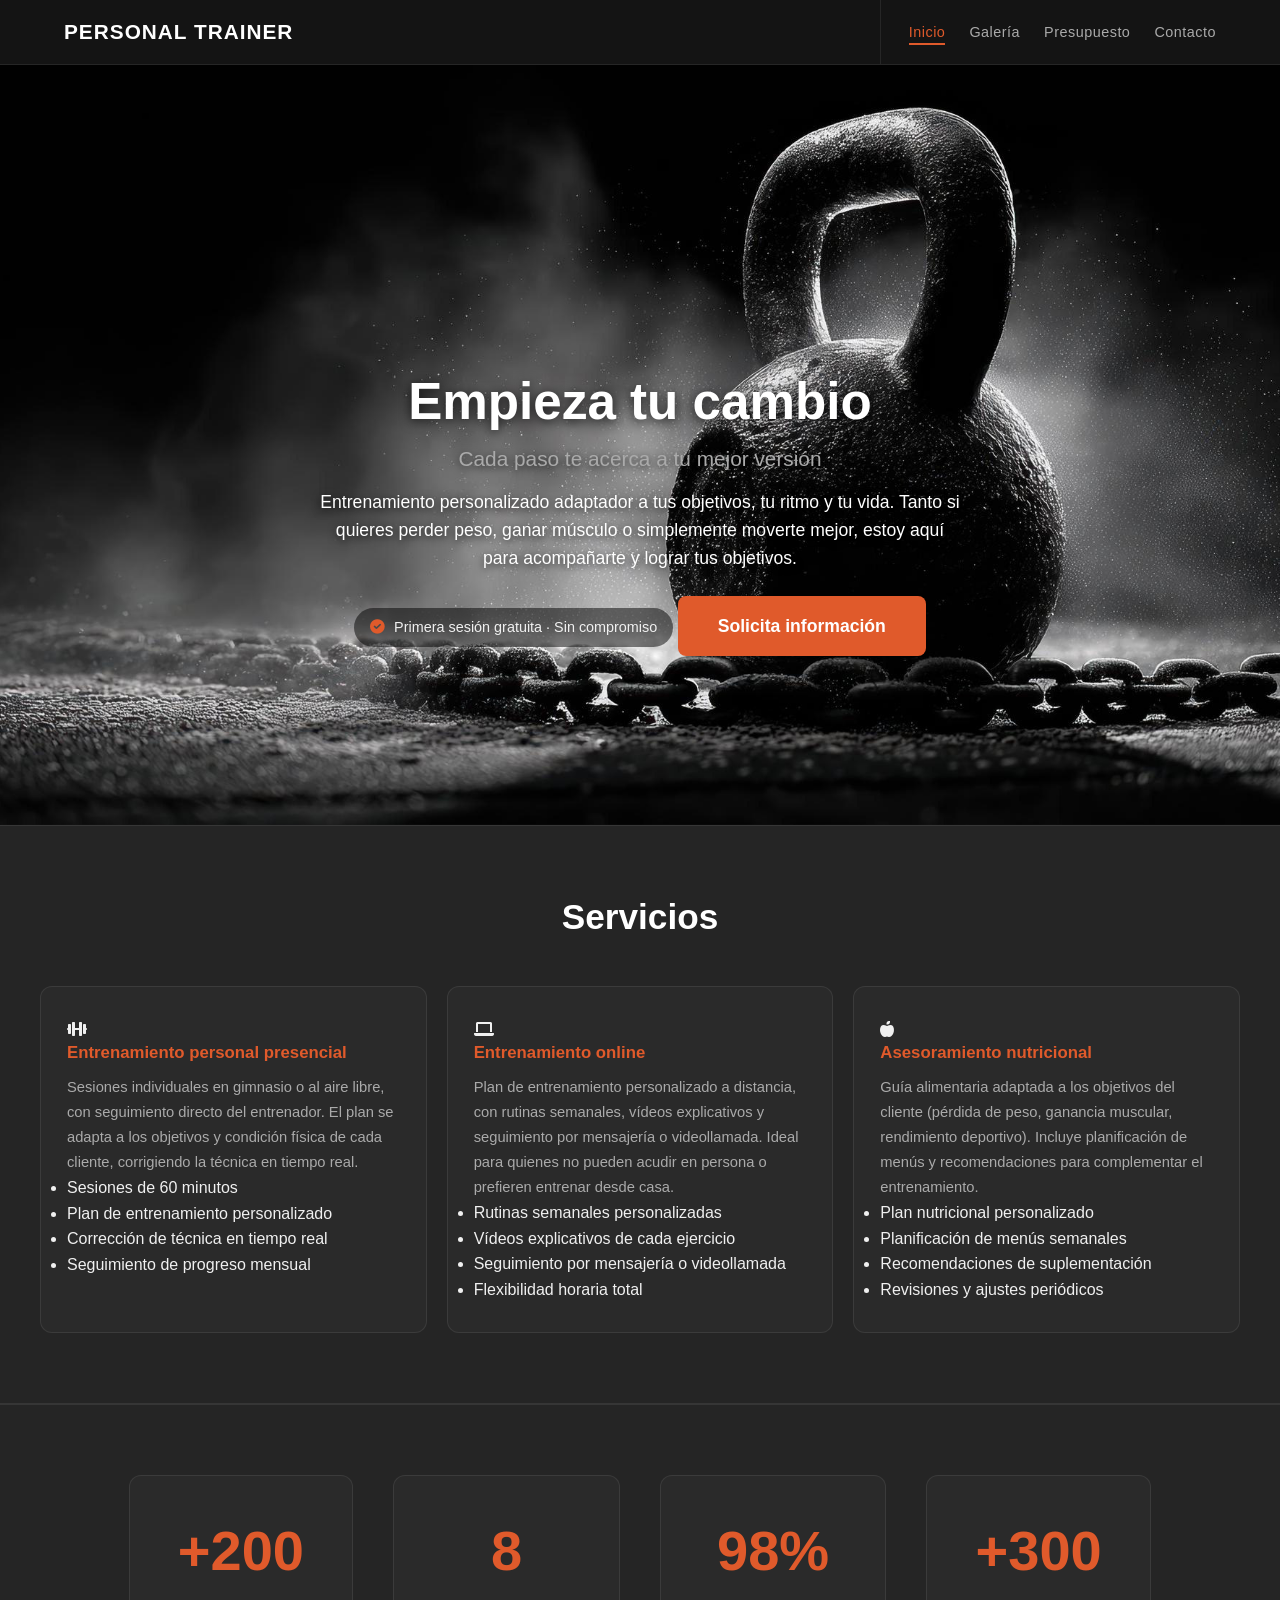
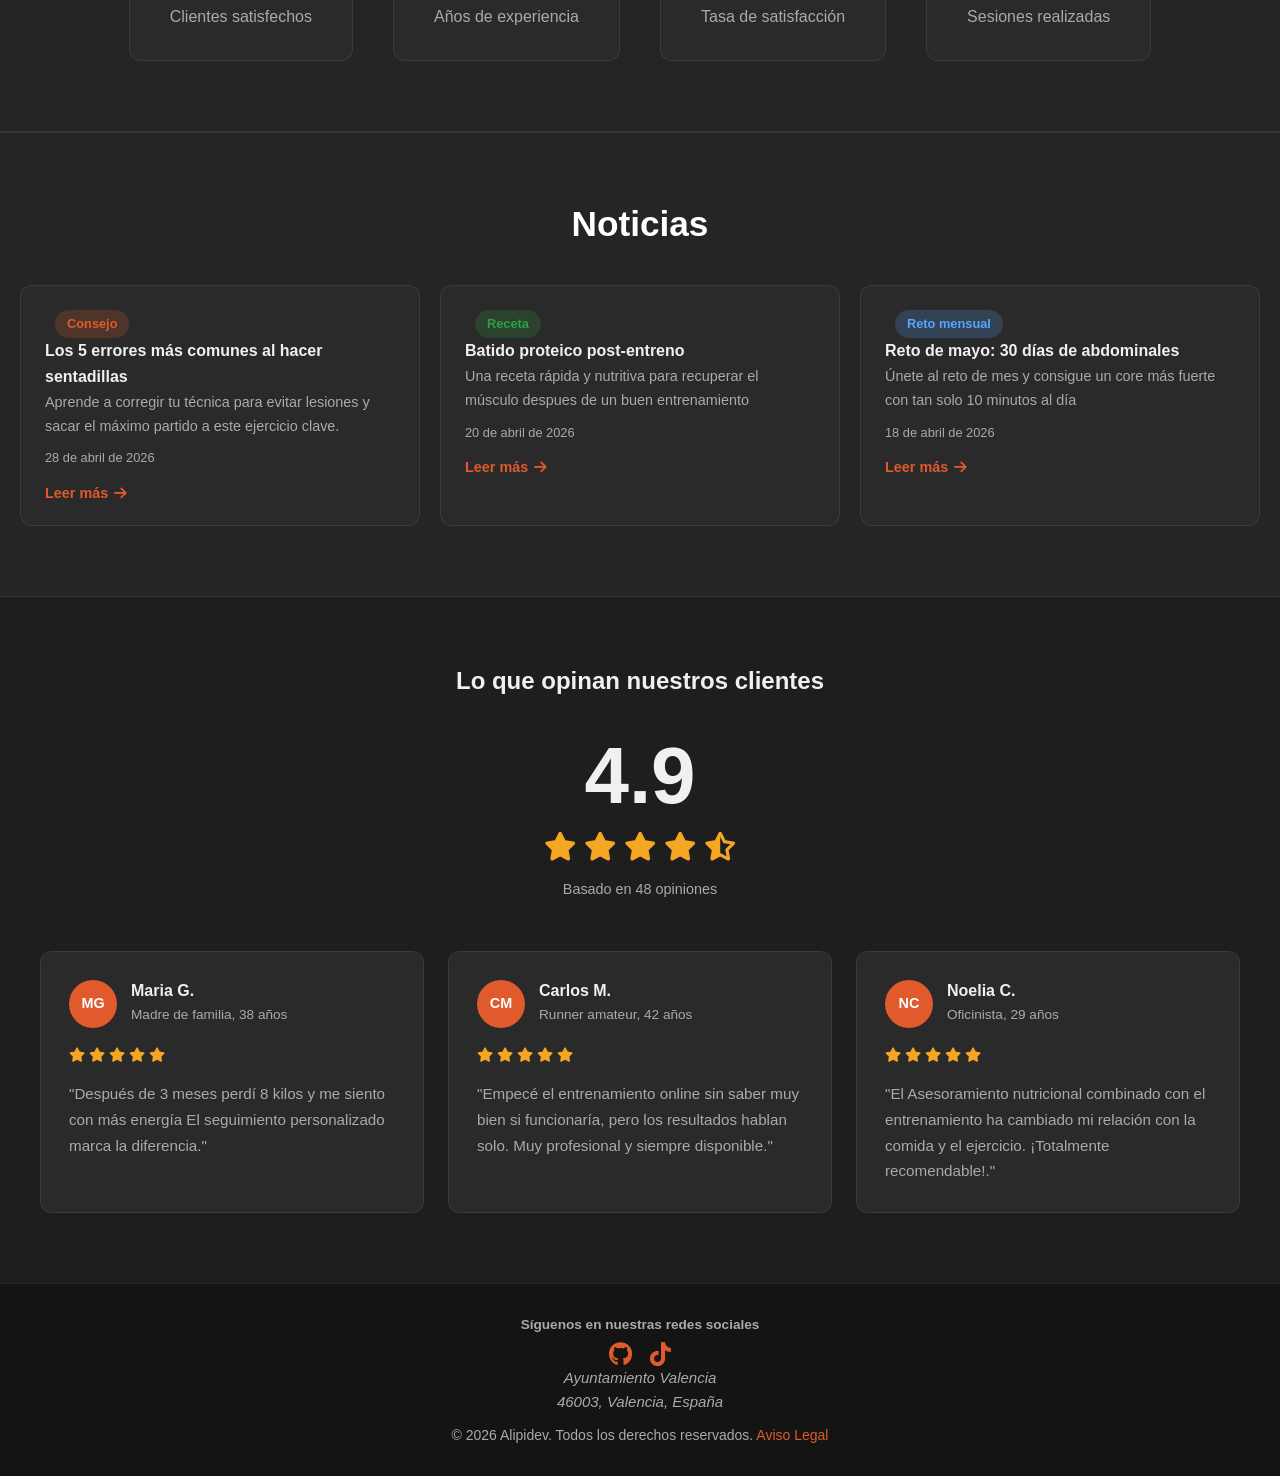
<file: index.html>
<!DOCTYPE html>
<html lang="es">
<head>
    <meta charset="UTF-8">
    <meta name="viewport" content="width=device-width, initial-scale=1.0">
    <!-- Cargamos el CSS -->
    <link rel="stylesheet" href="css/styles.css">
    <!-- Cargamos los iconos de las redes sociales -->
    <link rel="stylesheet" href="https://cdnjs.cloudflare.com/ajax/libs/font-awesome/6.0.0/css/all.min.css">
    <title>Personal Trainer Alina</title>
</head>
<body>
    <header class="site-header">
        <!-- Encabezado de la página web -->
         <div class="header-inner">
            <div class="logo">
                <h1>
                    <a href="index.html" class="logo-text">
                        PERSONAL TRAINER 
                    </a>
                </h1>
            </div>
            <!-- Navegador -->
          <nav class="navbar">
            <ul>
                <li><a href="index.html" class="active">Inicio</a></li>
                <li><a href="views/galeria.html">Galería</a></li>
                <li><a href="views/presupuesto.html">Presupuesto</a></li>
                <li><a href="views/contacto.html">Contacto</a></li>
            </ul>
          </nav>
    
          <!-- Botón hamburguesa, solo visible en móvil -->
           <button class="btn-hamburguesa" id="btn-hamburguesa">
            <span></span>
            <span></span>
            <span></span>
           </button>
         </div>
    
         
    </header>

     <main>
        <!-- Primera sección -->
         <section class="hero" id="hero">
            <div class="hero-image">
                <img src="assets/fondo_inicial.png" alt="Fondo principal" class="fondo_inicial" width="2000" height="1121">
            </div>
            <div class="hero-text">
                <h2>Empieza tu cambio</h2>
                <h3>Cada paso te acerca a tu mejor versión</h3>
                <p>Entrenamiento personalizado adaptador a tus objetivos, tu ritmo y tu vida.
                    Tanto si quieres perder peso, ganar músculo o simplemente moverte mejor,
                    estoy aquí para acompañarte y lograr tus objetivos.
                </p>
                <div class="badge-garantia">
                    <i class="fa-solid fa-circle-check"></i> Primera sesi&oacute;n gratuita · Sin compromiso
                </div>
                <a href="views/presupuesto.html" class="btn-cta">Solicita información</a>
            </div>
         </section>

         <!-- Segunda sección servicios prestados-->
          <section class="section-services" id="section-services">
            <h2>Servicios</h2>
                <div class="div-services">
                    <div class="grid-services">
                        <article class="item-services">
                            <i class="fa-solid fa-dumbbell"></i>
                            <h3>Entrenamiento personal presencial</h3>
                            <p>Sesiones individuales en gimnasio o al aire libre, con seguimiento directo del entrenador. 
                                El plan se adapta a los objetivos y condición física de cada cliente, corrigiendo la técnica en tiempo real.</p>
                            <ul>
                                <li>Sesiones de 60 minutos</li>
                                <li>Plan de entrenamiento personalizado</li>
                                <li>Corrección de técnica en tiempo real</li>
                                <li>Seguimiento de progreso mensual</li>
                            </ul>
                        </article>
                        <article class="item-services">
                            <i class="fa-solid fa-laptop"></i>
                            <h3>Entrenamiento online</h3>
                            <p>Plan de entrenamiento personalizado a distancia, con rutinas semanales, vídeos explicativos y seguimiento por mensajería
                                 o videollamada. Ideal para quienes no pueden acudir en persona o prefieren entrenar desde casa.</p>
                            <ul>
                                <li>Rutinas semanales personalizadas</li>
                                <li>Vídeos explicativos de cada ejercicio</li>
                                <li>Seguimiento por mensajería o videollamada</li>
                                <li>Flexibilidad horaria total</li>
                            </ul>
                        </article>
                        <article class="item-services">
                            <i class="fa-solid fa-apple-whole"></i>
                            <h3>Asesoramiento nutricional</h3>
                            <p>Guía alimentaria adaptada a los objetivos del cliente (pérdida de peso, ganancia muscular, rendimiento deportivo). 
                                Incluye planificación de menús y recomendaciones para complementar el entrenamiento.</p>
                            <ul>
                                <li>Plan nutricional personalizado</li>
                                <li>Planificación de menús semanales</li>
                                <li>Recomendaciones de suplementación</li>
                                <li>Revisiones y ajustes periódicos</li>
                            </ul>
                        </article>
                    </div>
                </div>

          </section>

          <!-- Sección de números de impacto -->
           <div class="section-stats">
                <div class="grid-stats">
                    <div class="stat-item">
                        <span class="stat-numero">+200</span>
                        <span class="stat-label">Clientes satisfechos</span>
                    </div>
                    <div class="stat-item">
                        <span class="stat-numero">8</span>
                        <span class="stat-label">Años de experiencia</span>
                    </div>
                    <div class="stat-item">
                        <span class="stat-numero">98%</span>
                        <span class="stat-label">Tasa de satisfacción</span>
                    </div>
                    <div class="stat-item">
                        <span class="stat-numero">+300</span>
                        <span class="stat-label">Sesiones realizadas</span>
                    </div>
                </div>
           </div>

          <!-- Tercera sección noticias por JSON -->
           <section class="noticias-json" id="noticias-json">
                <h2>Noticias</h2>
           </section>

           <!-- Cuarta sección de testimonios -->
            <section class="testimonios" id="testimonios">
                <h2>Lo que opinan nuestros clientes</h2>

                <!-- Media de valoración -->

                <div class="valoracion-media">
                    <span class="valoracion-numero">4.9</span>
                    <div class="valoracion-estrellas">
                        <i class="fa-solid fa-star"></i>
                        <i class="fa-solid fa-star"></i>
                        <i class="fa-solid fa-star"></i>
                        <i class="fa-solid fa-star"></i>
                        <i class="fa-solid fa-star-half-stroke"></i>
                    </div>
                    <span class="valoracion-texto">Basado en 48 opiniones</span>
                </div>

                <!-- Tarjetas de testimonios -->
                <div class="grid-testimonios">
                    <article class="card-testimonio">
                        <div class="testimonio-header">
                            <div class="testimonio-avatar">MG</div>
                            <div>
                                <h3>Maria G.</h3>
                                <span class="testimonio-perfil">Madre de familia, 38 años</span>
                            </div>
                        </div>
                        <div class="testimonio-estrellas">
                            <i class="fa-solid fa-star"></i>
                            <i class="fa-solid fa-star"></i>
                            <i class="fa-solid fa-star"></i>
                            <i class="fa-solid fa-star"></i>
                            <i class="fa-solid fa-star"></i>
                        </div>
                        <p>"Después de 3 meses perdí 8 kilos y me siento con más energía 
                            El seguimiento personalizado marca la diferencia."
                        </p>
                    </article>

                    <article class="card-testimonio">
                        <div class="testimonio-header">
                            <div class="testimonio-avatar">CM</div>
                            <div>
                                <h3>Carlos M.</h3>
                                <span class="testimonio-perfil">Runner amateur, 42 años</span>
                            </div>
                        </div>
                        <div class="testimonio-estrellas">
                            <i class="fa-solid fa-star"></i>
                            <i class="fa-solid fa-star"></i>
                            <i class="fa-solid fa-star"></i>
                            <i class="fa-solid fa-star"></i>
                            <i class="fa-solid fa-star"></i>
                        </div>
                        <p>"Empecé el entrenamiento online sin saber muy bien si funcionaría,
                            pero los resultados hablan solo. Muy profesional y siempre disponible."
                        </p>
                    </article>

                    <article class="card-testimonio">
                        <div class="testimonio-header">
                            <div class="testimonio-avatar">NC</div>
                            <div>
                                <h3>Noelia C.</h3>
                                <span class="testimonio-perfil">Oficinista, 29 años</span>
                            </div>
                        </div>
                        <div class="testimonio-estrellas">
                            <i class="fa-solid fa-star"></i>
                            <i class="fa-solid fa-star"></i>
                            <i class="fa-solid fa-star"></i>
                            <i class="fa-solid fa-star"></i>
                            <i class="fa-solid fa-star"></i>
                        </div>
                        <p>"El Asesoramiento nutricional combinado con el entrenamiento ha cambiado mi 
                            relación con la comida y el ejercicio. ¡Totalmente recomendable!."
                        </p>
                    </article>
                </div>

            </section>

            <!-- Modal de noticias -->
            <div class="modal-overlay" id="modal-overlay">
                <div class="modal">
                    <button class="modal-cerrar" id="modal-cerrar">
                        <i class="fa-solid fa-xmark"></i>
                    </button>
                    <span class="tag" id="modal-tag"></span>
                    <span id="modal-titulo"></span>
                    <span class="noticia-fecha" id="modal-fecha"></span>
                    <p id="modal-contenido"></p>
                </div>
            </div>
     </main>

      <!-- Footer -->
      <footer class="site-footer">
        <h4>Síguenos en nuestras redes sociales</h4>
            <div class="social-iconos">
                <a href="https://github.com/alipidev" target="_blank" aria-label="GitHub">
                    <i class="fa-brands fa-github">
                        
                    </i>
                </a>
                <a href="https://tiktok.com" target="_blank" aria-label="TikTok">
                    <i class="fa-brands fa-tiktok"></i>
                </a>
            </div>
            <div class="footer-address">
                <address>
                    Ayuntamiento Valencia
                    <br>
                    46003, Valencia, España
                </address>
            </div>
        <div class="footer-content">
            <p>© 2026 Alipidev. Todos los derechos reservados. 
            <a href="views/aviso-legal.html">Aviso Legal</a>
            </p>
        </div>
    </footer>
    <!-- Cargamos el script -->
     <script src="js/components.js"></script>
</body>
</html>
</file>
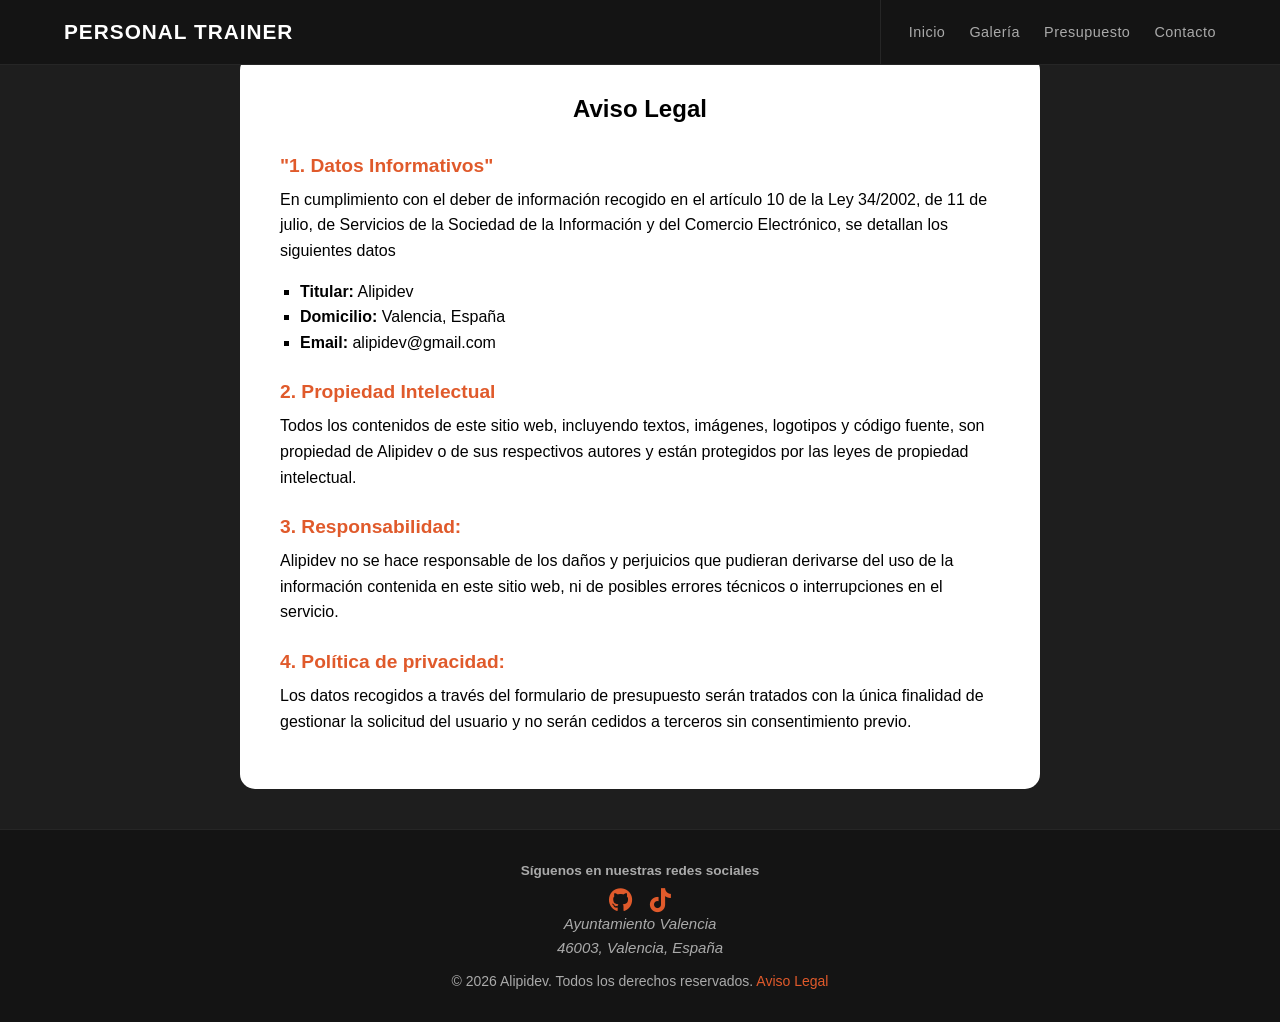
<file: views/aviso-legal.html>
<!DOCTYPE html>
<html lang="es">
<head>
    <meta charset="UTF-8">
    <meta name="viewport" content="width=device-width, initial-scale=1.0">
    <link rel="stylesheet" href="../css/styles.css">
    <link rel="stylesheet" href="https://cdnjs.cloudflare.com/ajax/libs/font-awesome/6.0.0/css/all.min.css">
    <title>Aviso Legal</title>
</head>
<body>
    <header class="site-header">
        <!-- Encabezado de la página web -->
         <div class="header-inner">
            <div class="logo">
                <h1>
                    <a href="../index.html" class="logo-text">
                        PERSONAL TRAINER 
                    </a>
                </h1>
            </div>
            <!-- Navegador -->
          <nav class="navbar">
            <ul>
                <li><a href="../index.html">Inicio</a></li>
                <li><a href="galeria.html">Galería</a></li>
                <li><a href="presupuesto.html">Presupuesto</a></li>
                <li><a href="contacto.html">Contacto</a></li>
            </ul>
          </nav>
    
          <!-- Botón hamburguesa, solo visible en móvil -->
           <button class="btn-hamburguesa" id="btn-hamburguesa">
            <span></span>
            <span></span>
            <span></span>
           </button>
         </div>
    
         
    </header>

     <main>
        <!-- Contenido del aviso legal -->
        <section class="legal-container">
            <h2>Aviso Legal</h2>
            <article class="legal-content">
                <h3>"1. Datos Informativos"</h3>
                <p>En cumplimiento con el deber de información recogido en el artículo 10 de la Ley 34/2002, de 11 de julio, de Servicios de la Sociedad de la Información y del Comercio Electrónico, se detallan los siguientes datos</p>
                <ul>
                    <li>
                        <span class="texto-negrita">Titular:</span> Alipidev
                    </li>
                    <li>
                        <span class="texto-negrita">Domicilio: </span> Valencia, España
                    </li>
                    <li>
                        <span class="texto-negrita">Email:</span> alipidev@gmail.com
                    </li>
                </ul>
                <h3>2. Propiedad Intelectual</h3>
                <p>Todos los contenidos de este sitio web, incluyendo textos, imágenes, logotipos y código fuente, son propiedad de Alipidev o de sus respectivos autores y están protegidos por las leyes de propiedad intelectual.</p>
                <h3>3. Responsabilidad:</h3>
                <p>Alipidev no se hace responsable de los daños y perjuicios que pudieran derivarse del uso de la información contenida en este sitio web, ni de posibles errores técnicos o interrupciones en el servicio.</p>
                <h3>4. Política de privacidad:</h3>
                <p>Los datos recogidos a través del formulario de presupuesto serán tratados con la única finalidad de gestionar la solicitud del usuario y no serán cedidos a terceros sin consentimiento previo.</p>
            </article>
        </section>

     </main>

     <!-- Footer -->
     <footer class="site-footer">
        <h4>Síguenos en nuestras redes sociales</h4>
            <div class="social-iconos">
                <a href="https://github.com/alipidev" target="_blank" aria-label="GitHub">
                    <i class="fa-brands fa-github">
                        
                    </i>
                </a>
                <a href="https://tiktok.com" target="_blank" aria-label="TikTok">
                    <i class="fa-brands fa-tiktok"></i>
                </a>
            </div>
            <div class="footer-address">
                <address>
                    Ayuntamiento Valencia
                    <br>
                    46003, Valencia, España
                </address>
            </div>
        <div class="footer-content">
            <p>© 2026 Alipidev. Todos los derechos reservados. 
            <a href="aviso-legal.html">Aviso Legal</a>
            </p>
        </div>
    </footer>
      <!-- Cargamos el script -->
       <script src="../js/components.js"></script>
    
</body>
</html>
</file>
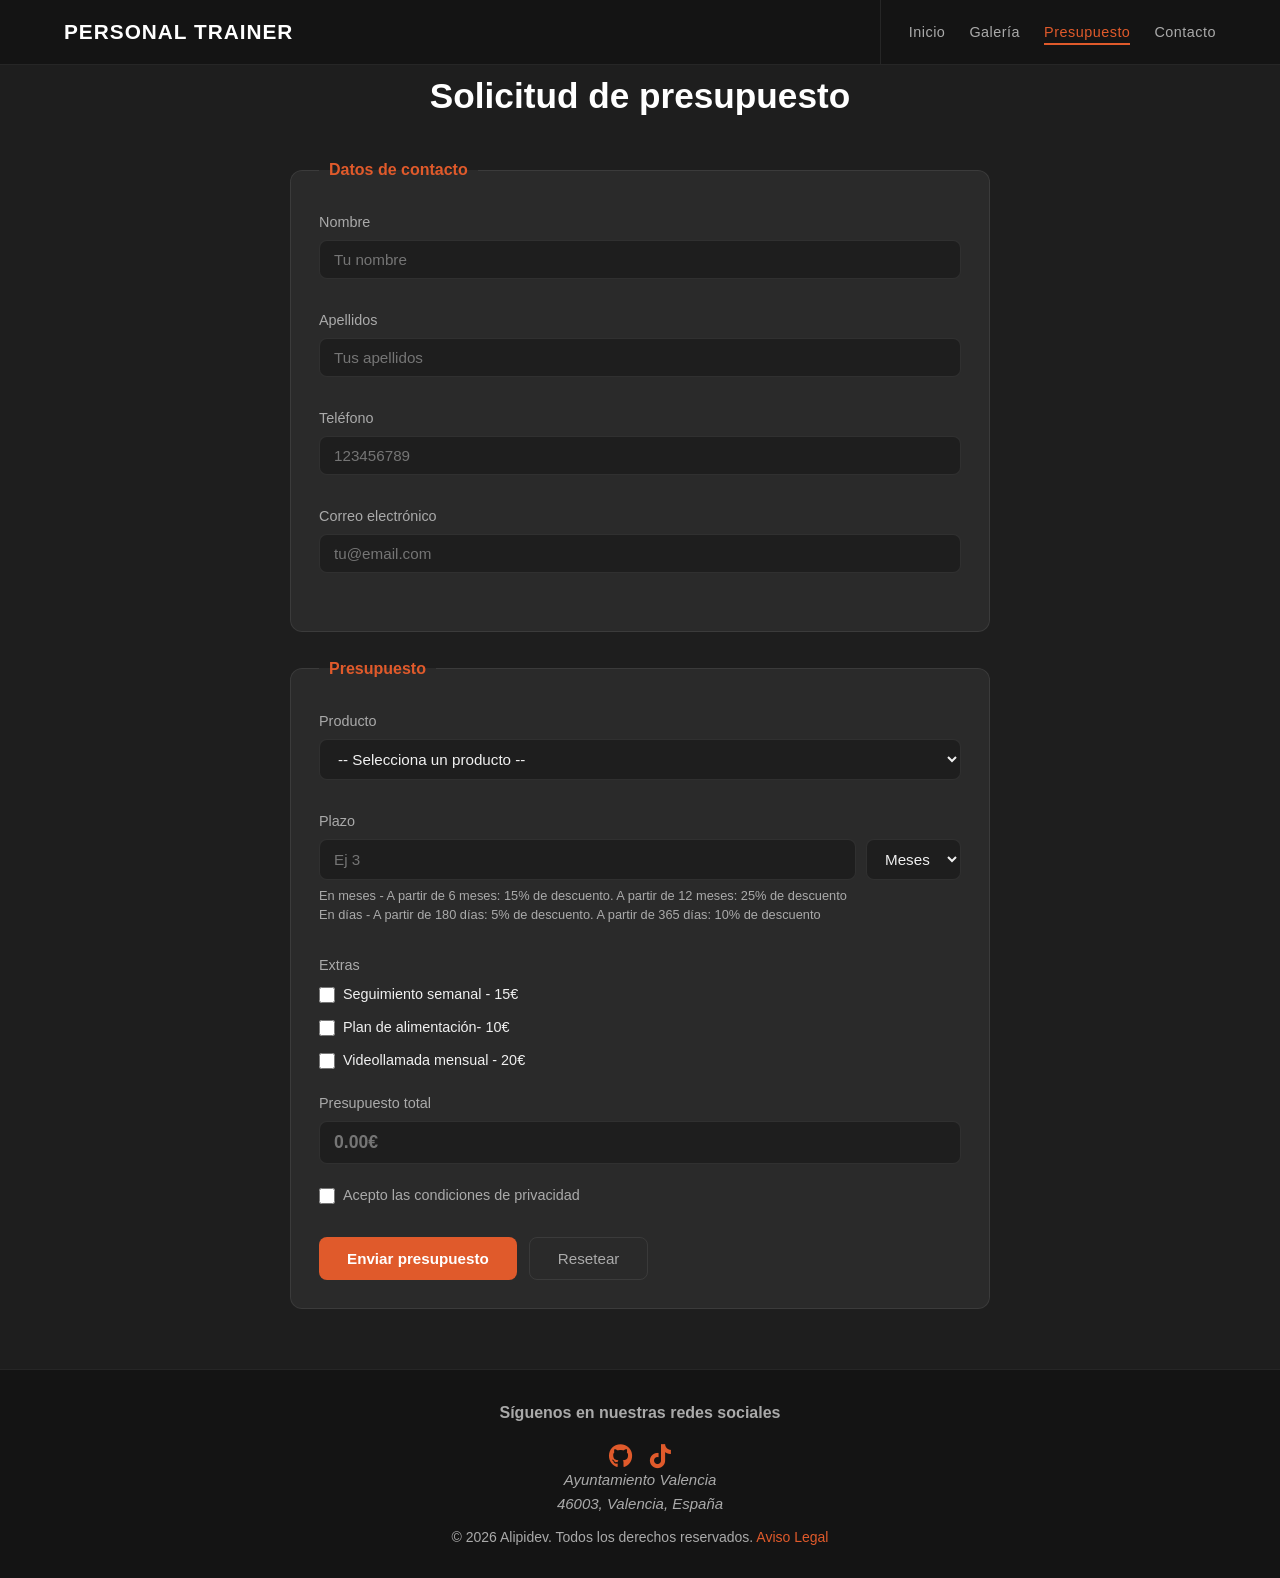
<file: views/presupuesto.html>
<!DOCTYPE html>
<html lang="es">
<head>
    <meta charset="UTF-8">
    <meta name="viewport" content="width=device-width, initial-scale=1.0">
    <!-- Cargamos el CSS -->
    <link rel="stylesheet" href="../css/styles.css">
    <!-- Cargamos los iconos de las redes sociales -->
    <link rel="stylesheet" href="https://cdnjs.cloudflare.com/ajax/libs/font-awesome/6.0.0/css/all.min.css">
    <title>Presupuesto | Entrenador personal</title>
</head>
<body>
    <header class="site-header">
        <!-- Encabezado de la página web -->
         <div class="header-inner">
            <div class="logo">
                <h1>
                    <a href="../index.html" class="logo-text">
                        PERSONAL TRAINER 
                    </a>
                </h1>
            </div>
            <!-- Navegador -->
          <nav class="navbar">
            <ul>
                <li><a href="../index.html">Inicio</a></li>
                <li><a href="galeria.html">Galería</a></li>
                <li><a href="presupuesto.html" class="active">Presupuesto</a></li>
                <li><a href="contacto.html">Contacto</a></li>
            </ul>
          </nav>
    
          <!-- Botón hamburguesa, solo visible en móvil -->
           <button class="btn-hamburguesa" id="btn-hamburguesa">
            <span></span>
            <span></span>
            <span></span>
           </button>
         </div>
    
         
    </header>

    <!-- Contenido principal de la página web -->
    <main>
        <!-- Primer apartado datos de contacto -->
         <section class="section-datos">
            <h2>Solicitud de presupuesto</h2>
            <form id="form-contacto" novalidate>
                <fieldset>
                    <legend>Datos de contacto</legend>
                    
                    <!-- Nombre -->
                     <div class="form-grupo">
                        <label for="nombre">Nombre</label>
                        <input type="text" id="nombre" name="nombre" placeholder="Tu nombre">
                        <span class="error" id="error-nombre"></span> <!--Ponemos span class error porque ahi es donde el JS mostrará los mensajes de error-->
                     </div>

                     <!-- Apellidos -->
                     <div class="form-grupo">
                        <label for="apellidos">Apellidos</label>
                        <input type="text" id="apellidos" name="apellidos" placeholder="Tus apellidos">
                        <span class="error" id="error-apellidos"></span>
                     </div>

                     <!-- Teléfono de contacto -->
                     <div class="form-grupo">
                        <label for="telefono">Teléfono</label>
                        <input type="text" id="telefono" name="telefono" placeholder="123456789">
                        <span class="error" id="error-telefono"></span>
                     </div>

                     <!-- Email -->
                     <div class="form-grupo">
                        <label for="email">Correo electrónico</label>
                        <input type="text" id="email" name="email" placeholder="tu@email.com">
                        <span class="error" id="error-email"></span>
                     </div>
                
                </fieldset>
                
                <!-- Segundo apartado Presupuesto -->
                <fieldset>
                    <legend>Presupuesto</legend>

                    <!-- Producto -->
                     <div class="form-grupo">
                        <label for="producto">Producto</label>
                        <select name="producto" id="producto">
                            <option value="">-- Selecciona un producto --</option>
                            <option value="50">Entrenamiento presencial - 50€/mes</option>
                            <option value="30">Entrenamiento online - 30€/mes</option>
                            <option value="20">Plan nutricional - 20€/mes</option>
                        </select>
                        <span class="error" id="error-producto"></span>
                     </div>

                     <!-- Plazo -->
                      <div class="form-grupo">
                        <label for="plazo">Plazo</label>
                        <div class="plazo-input">
                            <input type="number" name="plazo" id="plazo" min="1" max="24" placeholder="Ej 3">
                            <select name="unidad-plazo" id="unidad-plazo">
                                <option value="meses">Meses</option>
                                <option value="dias">Días</option>
                            </select>
                        </div>
                        <small>
                            En meses - A partir de 6 meses: 15% de descuento. A partir de 12 meses: 25% de descuento <br>
                            En días - A partir de 180 días: 5% de descuento. A partir de 365 días: 10% de descuento
                        </small>
                        <span class="error" id="error-plazo"></span>
                      </div>

                    <!-- Extras -->
                       <div class="form-grupo">
                            <label>Extras</label>
                            <div class="opciones-extras">
                                <label>
                                    <input type="checkbox" name="extras" value="15">
                                    Seguimiento semanal - 15€
                                </label>
                                <label>
                                    <input type="checkbox" name="extras" value="10">
                                    Plan de alimentación- 10€
                                </label>
                                <label>
                                    <input type="checkbox" name="extras" value="20">
                                    Videollamada mensual - 20€
                                </label>
                            </div>
                       </div>

                    <!-- Presupuesto total -->
                     <div class="form-grupo">
                        <label for="presupuesto-total">Presupuesto total</label>
                        <input type="text" name="presupuesto-total" id="presupuesto-total" readonly placeholder="0.00€">
                     </div>

                     <!-- Condiciones y envio -->
                      <div class="form-grupo">
                        <label class="condiciones-label">
                            <input type="checkbox" name="condiciones" id="condiciones">
                            Acepto las condiciones de privacidad
                        </label>
                        <span class="error" id="error-condiciones"></span>
                      </div>

                      <div class="form-botones">
                        <button type="submit">Enviar presupuesto</button>
                        <button type="reset" id="btn-reset">Resetear</button>
                      </div>
                </fieldset>
            </form>
         </section>

    </main>

     <!-- Footer -->
     <footer class="site-footer">
        <p class="footer-titulo">Síguenos en nuestras redes sociales</p>
            <div class="social-iconos">
                <a href="https://github.com/alipidev" target="_blank" aria-label="GitHub">
                    <i class="fa-brands fa-github">
                        
                    </i>
                </a>
                <a href="https://tiktok.com" target="_blank" aria-label="TikTok">
                    <i class="fa-brands fa-tiktok"></i>
                </a>
            </div>
            <div class="footer-address">
                <address>
                    Ayuntamiento Valencia
                    <br>
                    46003, Valencia, España
                </address>
            </div>
        <div class="footer-content">
            <p>© 2026 Alipidev. Todos los derechos reservados. 
            <a href="aviso-legal.html">Aviso Legal</a>
            </p>
        </div>
    </footer>
   <!-- Cargamos el script -->
    <script src="../js/components.js"></script>
    <script src="../js/formulario.js"></script>
</body>
</html>
</file>
<file: css/styles.css>
/* =============================================
   PERSONAL TRAINER ALINA — style.css
   Tema oscuro · Mobile First
   Breakpoints:
     Tablet  → min-width: 768px
     Desktop → min-width: 1024px
============================================= */
/* =============================================
   ÍNDICE DE ESTILOS - SITIO WEB PERSONAL TRAINER
   1. AJUSTES PREDEFINIDOS DE ESTILOS
   2. HEADER
   3. PÁGINA DE INICIO (SECCIÓN HERO)
   4. PÁGINA DE INICIO (SECCIÓN SERVICIOS)
   5. PÁGINA DE INICIO (SECCIÓN NOTICIAS)
   6. PÁGINA DE INCIIO (SECCIÓN TESTIMONIOS)
   7. PÁGINA DE GALERÍA
   8. PÁGINA PRESUPUESTOS
   9. PÁGINA CONTACTOS
   10. PÁGINA AVISO LEGAL
   11. FOOTER
============================================= */

/* =============================================
   1. AJUSTES PREDEFINIDOS DE ESTILOS
============================================= */

/* ── Reset y base ── */
*, *::before, *::after {
    box-sizing: border-box;
    margin: 0;
    padding: 0;
}

html {
    scroll-behavior: smooth;
}

body {
    font-family: 'Segoe UI', Arial, sans-serif;
    font-size: 16px;
    line-height: 1.6;
    color: #f0f0f0;
    background-color: #1e1e1e;
    min-height: 100vh;
    display: flex;
    flex-direction: column;
    
}
main{ 
    flex: 1;
    padding-top: 15px;
 }

img {
    max-width: 100%;
    height: auto;
    display: block;
}

h1, h2, h3 {
    line-height: 1.2;
}

/* ── Variables de color ── */
:root {
    --color-primary:      #e05a2b;
    --color-bg:           #1e1e1e;
    --color-bg-card:      #2a2a2a;
    --color-bg-section:   #252525;
    --color-text:         #f0f0f0;
    --color-text-muted:   #aaaaaa;
    --color-border:       rgba(255, 255, 255, 0.08);
    --color-border-hover: rgba(255, 255, 255, 0.18);
    --max-width:          1200px;
    --padding-section:    70px 20px;
}

/* =============================================
   HEADER
   Estructura esperada en components.js:
   <header class="site-header">
     <div class="header-inner">
       <div class="logo"><a href="/">Alina PT</a></div>
       <nav class="nav-menu">
         <ul>
           <li><a href="/">Inicio</a></li>
           <li><a href="/pages/galeria.html">Galería</a></li>
         </ul>
       </nav>
     </div>
   </header>
============================================= */
/* =============================================
   2. HEADER
============================================= */
.site-header {
    background-color: #141414;
    border-bottom: 1px solid var(--color-border);
    position: fixed;
    top: 0;
    left: 0;
    width: 100%;
    z-index: 100;
}

.header-inner {
    max-width: var(--max-width);
    margin: 0 auto;
    padding: 0 24px;
    height: 64px;
    display: flex;
    flex-direction: row;
    justify-content: space-between; /*logo iz1, nav der*/
    align-items: center;
}

/* ── Logo izquierda ── */
.logo{
    display: flex;
    align-items: center;
}

.logo h1{
    margin: 0;
    font-size: 1.3rem;
}

.logo-text {
    color: #ffffff;
    text-decoration: none;
    font-size: 1.3rem;
    font-weight: 700;
    letter-spacing: 1px;
}

/* ── Nav a la derecha con borde ── */
.navbar {
    border-left: 1px solid var(--color-border);  /* borde que lo separa del logo */
    padding-left: 28px;
    height: 100%;
    display: flex;
    align-items: center;
}

.navbar ul {
    list-style: none;
    display: flex;
    gap: 24px;
}

.navbar a {
    color: var(--color-text-muted);
    text-decoration: none;
    font-size: 0.9rem;
    letter-spacing: 0.5px;
    padding-bottom: 3px;
    border-bottom: 2px solid transparent;    /* reserva espacio para el borde naranja */
    transition: color 0.2s, border-color 0.2s;
}

/* Hover: todos los links */
.navbar a:hover {
    color: var(--color-primary);
    border-bottom-color: var(--color-primary);
}

/* Página activa: siempre naranja */
.navbar a.active {
    color: var(--color-primary);
    border-bottom-color: var(--color-primary);
}

/* ── Botón hamburguesa ── */
.btn-hamburguesa {
    display: none;              /* oculto por defecto en desktop */
    flex-direction: column;
    justify-content: center;
    gap: 5px;                   /* espacio entre las tres líneas */
    background: none;           /* sin fondo */
    border: none;               /* sin borde */
    cursor: pointer;
    padding: 4px;
    z-index: 200;               /* por encima del navbar */
}

.btn-hamburguesa span {
    display: block;
    width: 24px;                /* ancho de cada línea */
    height: 2px;                /* grosor de cada línea */
    background-color: #ffffff;  /* color blanco */
    border-radius: 2px;
    transition: all 0.3s;       /* animación suave al abrir/cerrar */
}

/* ── Animación al abrir el menú ── */
/* Cuando el botón tiene la clase 'abierto' las líneas forman una X */
.btn-hamburguesa.abierto span:nth-child(1) {
    transform: translateY(7px) rotate(45deg);   /* línea superior gira */
}
.btn-hamburguesa.abierto span:nth-child(2) {
    opacity: 0;                                 /* línea central desaparece */
}
.btn-hamburguesa.abierto span:nth-child(3) {
    transform: translateY(-7px) rotate(-45deg); /* línea inferior gira */
}

/* ── Responsive móvil ── */
@media (max-width: 767px) {

    /* Mostramos el botón hamburguesa */
    .btn-hamburguesa {
        display: flex;
    }

    /* Ocultamos el navbar por defecto en móvil */
    .navbar {
        display: none;              /* oculto hasta que se pulse el botón */
        position: fixed;            /* flota sobre el contenido */
        top: 64px;                  /* justo debajo del header */
        left: 0;
        width: 100%;
        height: auto;
        background-color: #141414;  /* mismo fondo que el header */
        border-bottom: 1px solid var(--color-border);
        padding: 16px 24px;
        border-left: none;          /* quitamos el borde izquierdo del desktop */
    }

    /* Cuando el navbar tiene la clase 'abierto' se muestra */
    .navbar.abierto {
        display: flex;
    }

    /* Los links en columna en móvil */
    .navbar ul {
        flex-direction: column;
        gap: 12px;
        width: 100%;
    }
    .navbar a {
        font-size: 1rem;
        padding: 8px 0;
    }

}
/* =============================================
   3. HERO
============================================= */
.hero {
    position: relative;
    width: 100%;
    min-height: 90vh;
}

.hero-image {
    position: absolute;
    top: 0;
    left: 0;
    width: 100%;
    height: 100%;
    z-index: 0;
}

.hero-image img {
    width: 100%;
    height: 100%;
    object-fit: cover;
    object-position: center top;
    display: block;
}
/* Animación de deslizamiento desde la derecha */
@keyframes deslizarDesdeDerechaHero {
    from {
        opacity: 0;
        transform: translateX(calc(-50% + 100px)); /* centrado + desplazado a la derecha */
    }
    to {
        opacity: 1;
        transform: translateX(-50%); /* solo centrado */
    }
}

.hero-text {
    position: absolute;
    z-index: 1;
    bottom: 10%;
    left: 50%;
    transform: translateX(-50%);
    width: 90%;
    text-align: center;
    animation: deslizarDesdeDerechaHero 1.5s ease-out 0.3s both;
}

.hero-text h2 {
    font-size: clamp(2rem, 5vw, 3.2rem);
    color: #ffffff;
    margin-bottom: 14px;
    font-weight: 700;
    text-shadow: 0 2px 12px rgba(0,0,0,0.8);
}

.hero-text h3 {
    font-size: clamp(1rem, 2.5vw, 1.3rem);
    color: var(--color-text-muted);
    font-weight: 400;
    text-shadow: 0 2px 8px rgba(0,0,0,0.8);
    margin-bottom: 16px;
}
.hero-text p {
    font-size: clamp(0.9rem, 2vw, 1.1rem);
    color: #ffffff;
    text-shadow: 0 2px 8px rgba(0,0,0,0.8);
    margin-bottom: 24px;
    line-height: 1.6;
}

.btn-cta {
    display: inline-block;
    background-color: var(--color-primary);
    color: #ffffff;
    padding: 14px 32px;
    border-radius: 8px;
    text-decoration: none;
    font-weight: 600;
    font-size: 1rem;
    transition: background-color 0.3s ease, transform 0.2s ease;
}
.btn-cta:hover {
    background-color: var(--color-border-hover);
    transform: scale(1.05);
}

@media (min-width: 768px) {
    .hero-text{
        bottom: 15%;
        width: 70%;
    }

    .btn-cta{
        font-size: 1.1rem;
        padding: 16px 40px;
    }

}
@media (min-width: 1024px){
    .hero-text{
        bottom: 20%;
        width: 50%;
    }
}

/* =============================================
   4. SERVICIOS
============================================= */
.section-services {
    background-color: var(--color-bg-section);
    border-top: 1px solid var(--color-border);
    border-bottom: 1px solid var(--color-border);
    padding: var(--padding-section);
}

.section-services h2 {
    text-align: center;
    font-size: clamp(1.5rem, 4vw, 2.2rem);
    color: #ffffff;
    margin-bottom: 48px;
}

.div-services {
    max-width: var(--max-width);
    margin: 0 auto;
}

.grid-services {
    display: grid;
    grid-template-columns: 1fr;
    gap: 20px;
}

.item-services {
    background-color: var(--color-bg-card);
    border: 1px solid var(--color-border);
    border-radius: 12px;
    padding: 30px 26px;
    transition: border-color 0.25s, transform 0.25s;
}

.item-services:hover {
    border-color: var(--color-primary);
    transform: translateY(-4px);
}

.item-services h3 {
    font-size: 1.05rem;
    color: var(--color-primary);
    margin-bottom: 12px;
    font-weight: 600;
}

.item-services p {
    color: var(--color-text-muted);
    font-size: 0.92rem;
    line-height: 1.7;
}

.badge-garantia{
    display: inline-block;
    color: var(--color-text);
    font-size: 0.9rem;
    margin-bottom: 16px;
    background-color: rgba(0, 0, 0, 0.5);
    padding: 8px 16px;
    border-radius: 20px;
    backdrop-filter: blur(4px);
}
.badge-garantia i{
    color: var(--color-primary);
    margin-right: 6px;
}

.section-stats {
    background-color: var(--color-bg-section);
    padding: var(--padding-section);
    border-top: 1px solid var(--color-border);
    border-bottom: 1px solid var(--color-border);
}

.grid-stats {
    display: flex;
    justify-content: center;
    flex-wrap: wrap;
    gap: 40px;
    max-width: var(--max-width);
    margin: 0 auto;
}

.stat-item {
    text-align: center;
    padding: 30px 40px;
    border: 1px solid var(--color-border);
    border-radius: 12px;
    background-color: var(--color-bg-card);
    transition: border-color 0.3s ease, transform 0.3s ease;
    min-width: 180px;
}

.stat-item:hover {
    border-color: var(--color-primary);
    transform: translateY(-5px);
}

.stat-numero {
    display: block;
    font-size: clamp(2rem, 5vw, 3.5rem);
    font-weight: 700;
    color: var(--color-primary);
    margin-bottom: 8px;
}

.stat-label {
    font-size: clamp(0.9rem, 2vw, 1rem);
    color: var(--color-text-muted);
}
@media (min-width: 768px) {
    .grid-services { grid-template-columns: repeat(2, 1fr); }
}

@media (min-width: 1024px) {
    .grid-services { grid-template-columns: repeat(3, 1fr); }
}

/* =============================================
   5. NOTICIAS (se rellenará con JS/JSON)
============================================= */
.noticias-json {
    
    background-color: var(--color-bg-section);
    border-top: 1px solid var(--color-border);
    border-bottom: 1px solid var(--color-border);
    padding: var(--padding-section);
}

.noticias-json h2 {
    text-align: center;
    font-size: clamp(1.5rem, 4vw, 2.2rem);
    color: #ffffff;
    margin-bottom: 40px;
    
}

.grid-noticias {
    display: grid;
    grid-template-columns: 1fr;
    gap: 20px;
}

.card-noticia {
    background-color: var(--color-bg-card);
    border: 1px solid var(--color-border);
    border-radius: 12px;
    padding: 24px;
    transition: border-color 0.25s;
    cursor: pointer;
    transition: border-color 0.3s ease, transform 0.3 ease;
}

.card-noticia:hover {
    border-color: var(--color-primary);
    transform: translateY(-5px);
}

.card-noticia h3 {
    font-size: 1.05rem;
    color: var(--color-primary);
    margin-bottom: 12px;
    font-weight: 600;
}


.card-noticia p {
    color: var(--color-text-muted);
    font-size: 0.9rem;
    line-height: 1.7;
}

.tag{
    display: inline-block;
    padding: 4px 12px;
    border-radius: 20px;
    font-size: 0.8rem;
    font-weight: 600;
    margin-left: 10px;
}

.tag-consejo{
    background-color: rgba(224, 90, 43, 0.2);
    color: var(--color-primary);
}

.tag-receta{
    background-color: rgba(46, 160, 67, 0.2);
    color: #2ea043;
}

.tag-reto{
    background-color: rgba(88, 166, 255, 0.2);
    color: #58a6ff;
}

.noticia-fecha{
    display: block;
    font-size: 0.8rem;
    color: var(--color-text-muted);
    margin-top: 10px;
}

.btn-leer-mas {
    display: inline-block;
    margin-top: 16px;
    background: none;
    border: none;
    color: var(--color-primary);
    font-weight: 600;
    font-size: 0.9rem;
    cursor: pointer;
    padding: 0;
    transition: gap 0.3s ease;
    display: flex;
    align-items: center;
    gap: 6px;
}

.btn-leer-mas:hover i {
    transform: translateX(4px);
    transition: transform 0.3s ease;
}

/* Estilos del modal de noticias */
.modal-overlay {
    display: none;
    position: fixed;
    top: 0;
    left: 0;
    width: 100%;
    height: 100%;
    background-color: rgba(0, 0, 0, 0.7);
    z-index: 1000;
    justify-content: center;
    align-items: center;
    backdrop-filter: blur(4px);
}

.modal-overlay.activo {
    display: flex;
}

.modal {
    background-color: var(--color-bg-card);
    border: 1px solid var(--color-border);
    border-radius: 12px;
    padding: 40px;
    max-width: 600px;
    width: 90%;
    position: relative;
}

#modal-titulo {
    display: block;
    font-size: 1.4rem;
    font-weight: 700;
    color: var(--color-text);
    margin: 12px 0 8px;
}

.modal-cerrar {
    position: absolute;
    top: 16px;
    right: 16px;
    background: none;
    border: none;
    color: var(--color-text-muted);
    font-size: 1.2rem;
    cursor: pointer;
    transition: color 0.3s ease;
}

.modal-cerrar:hover {
    color: var(--color-primary);
}

.modal h3 {
    margin: 12px 0 8px;
    color: var(--color-text);
    font-size: 1.4rem;
}

.modal p {
    color: var(--color-text-muted);
    line-height: 1.8;
    margin-top: 16px;
}

.modal ol {
    padding-left: 20px;
    margin-top: 16px;
}

.modal ol li {
    color: var(--color-text-muted);
    line-height: 1.8;
    margin-bottom: 8px;
    padding-left: 8px;
}

.modal ol li::marker {
    color: var(--color-primary);
    font-weight: 700;
}

@media (min-width: 768px) {
    .grid-noticias { grid-template-columns: repeat(2, 1fr); }
}

@media (min-width: 1024px) {
    .grid-noticias { grid-template-columns: repeat(3, 1fr); }
}

/* =============================================
   6. TESTIMONIOS
============================================= */
.testimonios {
    padding: var(--padding-section);
    background-color: var(--color-bg);
    text-align: center;
}

.testimonios h2 {
    margin-bottom: 40px;
}

/* Media de valoración */
.valoracion-media {
    display: flex;
    flex-direction: column;
    align-items: center;
    gap: 8px;
    margin-bottom: 50px;
}

.valoracion-numero {
    font-size: clamp(3rem, 8vw, 5rem);
    font-weight: 700;
    color: var(--color-text);
    line-height: 1;
}

.valoracion-estrellas {
    font-size: 1.8rem;
    color: #f5a623;
}

.valoracion-texto {
    font-size: 0.9rem;
    color: var(--color-text-muted);
}

/* Grid de tarjetas */
.grid-testimonios {
    display: grid;
    grid-template-columns: repeat(auto-fit, minmax(280px, 1fr));
    gap: 24px;
    max-width: var(--max-width);
    margin: 0 auto;
}

/* Tarjeta testimonio */
.card-testimonio {
    background-color: var(--color-bg-card);
    border: 1px solid var(--color-border);
    border-radius: 12px;
    padding: 28px;
    text-align: left;
    transition: border-color 0.3s ease, transform 0.3s ease;
}

.card-testimonio:hover {
    border-color: var(--color-primary);
    transform: translateY(-5px);
}

/* Header con avatar y nombre */
.testimonio-header {
    display: flex;
    align-items: center;
    gap: 14px;
    margin-bottom: 16px;
}

.testimonio-avatar {
    width: 48px;
    height: 48px;
    border-radius: 50%;
    background-color: var(--color-primary);
    color: #ffffff;
    display: flex;
    align-items: center;
    justify-content: center;
    font-weight: 700;
    font-size: 0.9rem;
    flex-shrink: 0;
}

.testimonio-header h3 {
    font-size: 1rem;
    color: var(--color-text);
    margin: 0;
}

.testimonio-perfil {
    font-size: 0.85rem;
    color: var(--color-text-muted);
}

/* Estrellas individuales */
.testimonio-estrellas {
    color: #f5a623;
    font-size: 0.9rem;
    margin-bottom: 14px;
}

/* Texto de la opinión */
.card-testimonio p {
    color: var(--color-text-muted);
    line-height: 1.7;
    font-size: 0.95rem;
}

@media (min-width: 768px) {
    .grid-testimonios { grid-template-columns: repeat(2, 1fr); }
}

@media (min-width: 1024px) {
    .grid-testimonios { grid-template-columns: repeat(3, 1fr); }
}

/* =============================================
   7. PÁGINA DE GALERÍA
============================================= */
.galeria {
    padding: 60px 20px;
    text-align: center;
    max-width: 1200px;
    margin: 0 auto;
}

.galeria h2 {
    font-size: clamp(1.5rem, 4vw, 2.2rem);
    color: #fffdfd;
    margin-bottom: 30px;
}

/* ── Grid de imágenes ── */
.grid-galeria {
    display: grid;
    gap: 12px;
    margin-top: 20px;

    /* Móvil: 1 columna */
    grid-template-columns: 1fr;
}

/* Tablet: 2 columnas */
@media (min-width: 600px) {
    .grid-galeria {
        grid-template-columns: repeat(2, 1fr);
        gap: 14px;
    }
}

/* Desktop: 3 columnas */
@media (min-width: 1024px) {
    .grid-galeria {
        grid-template-columns: repeat(3, 1fr);
        gap: 16px;
    }
}

/* ── Imágenes dentro del grid ── */
.grid-galeria a {
    display: block;
    overflow: hidden;
    border-radius: 10px;
    line-height: 0; /* elimina espacio bajo la imagen */
}

.grid-galeria a img {
    width: 100%;
    height: 220px;
    object-fit: cover;
    border-radius: 10px;
    cursor: pointer;
    transition: transform 0.3s ease, opacity 0.3s ease;
}

/* Tablet: imágenes un poco más altas */
@media (min-width: 600px) {
    .grid-galeria a img {
        height: 260px;
    }
}

/* Desktop */
@media (min-width: 1024px) {
    .grid-galeria a img {
        height: 300px;
    }
}

/* Efecto hover */
.grid-galeria a:hover img {
    transform: scale(1.04);
    opacity: 0.9;
}

/* =============================================
   8. PÁGINA PRESUPUESTOS
============================================= */

.error{
    color: var(--color-primary);
    font-size: 0.8rem;
    margin-top: 4px;
    display: block; /*Para que ocupe su propia linea*/
}
/* ── Sección principal ── */
.section-datos {
    max-width: 700px;           /* limita el ancho para que no quede muy estirado */
    margin: 60px auto;          /* centra la sección horizontalmente */
    padding: 0 20px;            /* espacio a los lados en móvil */
}

.section-datos h2 {
    font-size: clamp(1.5rem, 4vw, 2.2rem);  /* tamaño responsive igual que el resto de la web */
    color: #ffffff;
    text-align: center;
    margin-bottom: 40px;
}

/* ── Fieldset ── */
fieldset {
    border: 1px solid var(--color-border);  /* borde sutil igual que las cards */
    border-radius: 12px;                    /* bordes redondeados */
    padding: 28px;                          /* espacio interior */
    margin-bottom: 24px;                    /* separación entre fieldsets */
    background-color: var(--color-bg-card); /* fondo oscuro de card */
}

legend {
    color: var(--color-primary);    /* naranja para que destaque */
    font-weight: 700;
    font-size: 1rem;
    padding: 0 10px;                /* espacio a los lados del texto */
}

/* ── Grupos de campos ── */
.form-grupo {
    display: flex;
    flex-direction: column;     /* label arriba, input abajo */
    gap: 6px;                   /* espacio entre label e input */
    margin-bottom: 20px;        /* separación entre campos */
}

.form-grupo label {
    color: var(--color-text-muted);  /* gris suave para las etiquetas */
    font-size: 0.9rem;
}

/* ── Inputs y select ── */
.form-grupo input,
.form-grupo select {
    background-color: var(--color-bg);          /* fondo oscuro */
    border: 1px solid var(--color-border);      /* borde sutil */
    border-radius: 8px;                         /* bordes redondeados */
    color: var(--color-text);                   /* texto claro */
    padding: 10px 14px;                         /* espacio interior */
    font-size: 0.95rem;
    transition: border-color 0.2s;              /* animación suave al hacer focus */
    width: 100%;                                /* ocupa todo el ancho disponible */
}

/* Input al hacer clic */
.form-grupo input:focus,
.form-grupo select:focus {
    outline: none;                              /* quitamos el borde azul del navegador */
    border-color: var(--color-primary);         /* borde naranja al hacer focus */
}

/* Input de solo lectura (presupuesto total) */
.form-grupo input[readonly] {
    color: var(--color-primary);    /* naranja para que destaque el precio */
    font-weight: 700;
    font-size: 1.1rem;
    cursor: not-allowed;            /* cursor de prohibido para indicar que no se puede editar */
}

/* ── Plazo (input + select juntos) ── */
.plazo-input {
    display: flex;
    gap: 10px;                  /* espacio entre el número y el desplegable */
}

.plazo-input input {
    flex: 1;                    /* el input ocupa el máximo espacio posible */
}

.plazo-input select {
    width: auto;                /* el select solo ocupa lo que necesita */
}

/* ── Texto pequeño de ayuda ── */
.form-grupo small {
    color: var(--color-text-muted);  /* gris suave */
    font-size: 0.8rem;
    line-height: 1.5;
}

/* ── Extras (checkboxes) ── */
.opciones-extras {
    display: flex;
    flex-direction: column;     /* cada extra en su propia línea */
    gap: 10px;
}

.opciones-extras label {
    display: flex;
    align-items: center;        /* checkbox y texto alineados verticalmente */
    gap: 8px;                   /* espacio entre checkbox y texto */
    color: var(--color-text);
    cursor: pointer;            /* cursor de mano para indicar que es clickable */
}

.opciones-extras input[type="checkbox"] {
    accent-color: var(--color-primary);  /* color naranja en el checkbox al marcarlo */
    width: 16px;
    height: 16px;
}

/* ── Condiciones ── */
.condiciones-label {
    display: flex;
    align-items: center;
    gap: 8px;
    color: var(--color-text);
    cursor: pointer;
}

.condiciones-label input[type="checkbox"] {
    accent-color: var(--color-primary);  /* naranja al marcar */
    width: 16px;
    height: 16px;
}

/* ── Botones ── */
.form-botones {
    display: flex;
    gap: 12px;                  /* espacio entre botones */
    margin-top: 10px;
}

.form-botones button[type="submit"] {
    background-color: var(--color-primary);  /* fondo naranja */
    color: #ffffff;
    border: none;
    border-radius: 8px;
    padding: 12px 28px;
    font-size: 0.95rem;
    font-weight: 600;
    cursor: pointer;
    transition: opacity 0.2s;   /* animación suave al hacer hover */
}

.form-botones button[type="submit"]:hover {
    opacity: 0.85;              /* se oscurece un poco al pasar el ratón */
}

.form-botones button[type="reset"] {
    background-color: transparent;          /* fondo transparente */
    color: var(--color-text-muted);         /* texto gris */
    border: 1px solid var(--color-border);  /* borde sutil */
    border-radius: 8px;
    padding: 12px 28px;
    font-size: 0.95rem;
    cursor: pointer;
    transition: border-color 0.2s, color 0.2s;
}

.form-botones button[type="reset"]:hover {
    border-color: var(--color-primary);     /* borde naranja al pasar el ratón */
    color: var(--color-primary);            /* texto naranja al pasar el ratón */
}

/* ── Responsive tablet ── */
@media (min-width: 768px) {
    .section-datos {
        padding: 0;             /* quitamos el padding lateral en pantallas grandes */
    }
}

/* =============================================
   9. PÁGINA CONTACTO
============================================= */

/* ── Sección principal ── */
.section-contacto {
    max-width: var(--max-width);    /* mismo ancho máximo que el resto de la web */
    margin: 60px auto;              /* centra la sección */
    padding: 0 24px;                /* espacio lateral en móvil */
}

.section-contacto h2 {
    font-size: clamp(1.5rem, 4vw, 2.2rem);  /* tamaño responsive */
    color: #ffffff;
    text-align: center;
    margin-bottom: 40px;
}

/* ── Contenedor inner: info + mapa ── */
.contacto-inner {
    display: flex;
    flex-direction: column;     /* en móvil, info arriba y mapa abajo */
    gap: 40px;
}

/* ── Bloque de información ── */
.contacto-info {
    background-color: var(--color-bg-card);     /* fondo oscuro de card */
    border: 1px solid var(--color-border);      /* borde sutil */
    border-radius: 12px;                        /* bordes redondeados */
    padding: 32px;
}

.contacto-info h3 {
    color: var(--color-primary);    /* naranja para el título */
    font-size: 1.2rem;
    margin-bottom: 24px;
}

/* ── Cada fila de dato (icono + texto) ── */
.info-item {
    display: flex;
    align-items: center;        /* icono y texto alineados verticalmente */
    gap: 14px;                  /* espacio entre icono y texto */
    margin-bottom: 20px;
}

.info-item i {
    color: var(--color-primary);    /* iconos en naranja */
    font-size: 1.1rem;
    width: 20px;                    /* ancho fijo para que todos los textos queden alineados */
    text-align: center;
}

.info-item p {
    color: var(--color-text-muted); /* texto gris suave */
    font-size: 0.95rem;
}

/* ── Contenedor del mapa ── */
.contacto-mapa {
    border-radius: 12px;            /* bordes redondeados */
    overflow: hidden;               /* para que el mapa respete los bordes redondeados */
    border: 1px solid var(--color-border);
}

#mapa {
    width: 100%;
    height: 450px;                  /* altura del mapa, ajústala a tu gusto */
}


/* ── Responsive tablet y desktop ── */
@media (min-width: 768px) {
    .contacto-inner {
        flex-direction: row;        /* en pantallas grandes, info a la izquierda y mapa a la derecha */
        align-items: stretch;       /* ambos bloques tienen la misma altura */
    }

    .contacto-info {
        width: 300px;               /* ancho fijo para la info */
        flex-shrink: 0;             /* evita que se encoja */
    }

    .contacto-mapa {
        flex: 1;                    /* el mapa ocupa el resto del espacio disponible */
    }
}

/* =============================================
   10. PÁGINA AVISO LEGAL
============================================= */
.legal-container{
    max-width: 800px;
    margin: 40px auto;
    padding: 40px;
    background: white;
    border-radius: 15px;
    text-align: left; 
}

.legal-container h2{
    color: black;
    margin-bottom: 30px;
    text-align: center;
}

.legal-content h3{
    color: var(--color-primary);
    margin-top: 25px;
    margin-bottom: 10px;
    font-size: 1.2rem;
}

.legal-content p, .legal-content ul{
    line-height: 1.6;
    color: black;
    margin-bottom: 15px;
}

.legal-content ul{
    list-style: square;
    margin-left: 20px;
}

.texto-negrita{
    font-weight: bold;
}

/* =============================================
   11. FOOTER
   Estructura esperada en components.js:
   <footer class="site-footer">
     <p>© 2025 Personal Trainer Alina</p>
   </footer>
============================================= */
.site-footer {
    background-color: #141414;
    border-top: 1px solid var(--color-border);
    color: var(--color-text-muted);
    text-align: center;
    padding: 30px 20px;
    font-size: 0.85rem;
}

.footer-titulo {
    font-weight: 700;
    font-size: 1rem;
    margin-bottom: 12px;
}

.site-footer a {
    color: var(--color-primary);
    text-decoration: none;
}

.site-footer a:hover {
    text-decoration: underline;
}

.footer-social{
    padding: 10px 0px;
    justify-content: center;
    max-width: 100%;
}

.footer-social h4{
    margin-bottom: 15px;
    font-size: 17px;
}

/* Contenedor de los iconos */
.social-iconos{
    display: flex;
    justify-content: center;
    gap: 10px;
}

/* Estilo a los iconos */
.social-iconos a{
    text-decoration: none;
    font-size: 24px;
    transition: 0.4s;
    width: 30px;
    height: 30px;
}
/* Dirección de la empresa */
.footer-address{
    margin-bottom: 10px;
    justify-content: center;
    max-width: 100%;
}

/* H4 */
.footer-address h4{
    margin-bottom: 5px;
    font-size: 17px;
}
.footer-address address{
    font-style: oblique;
    font-size: 15px;
}
.footer-content{
    font-size: 14px;
}
</file>
